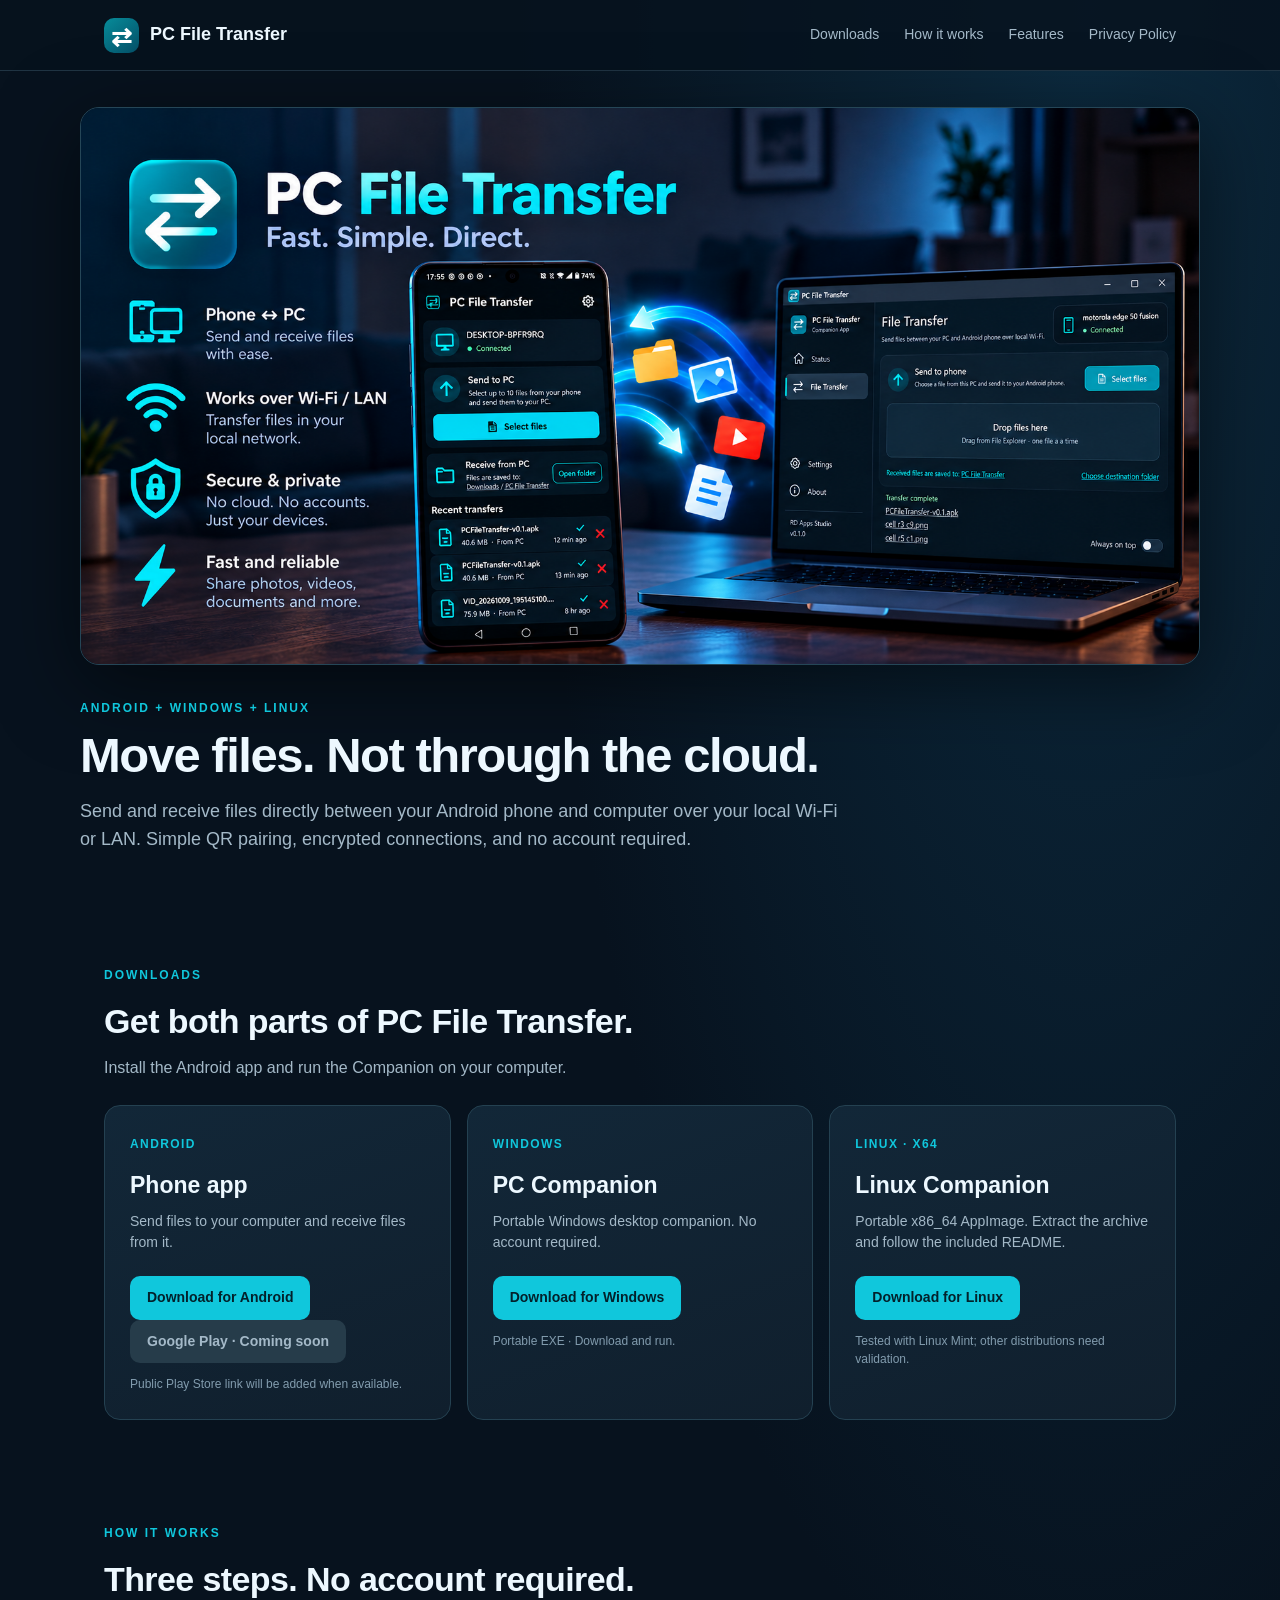
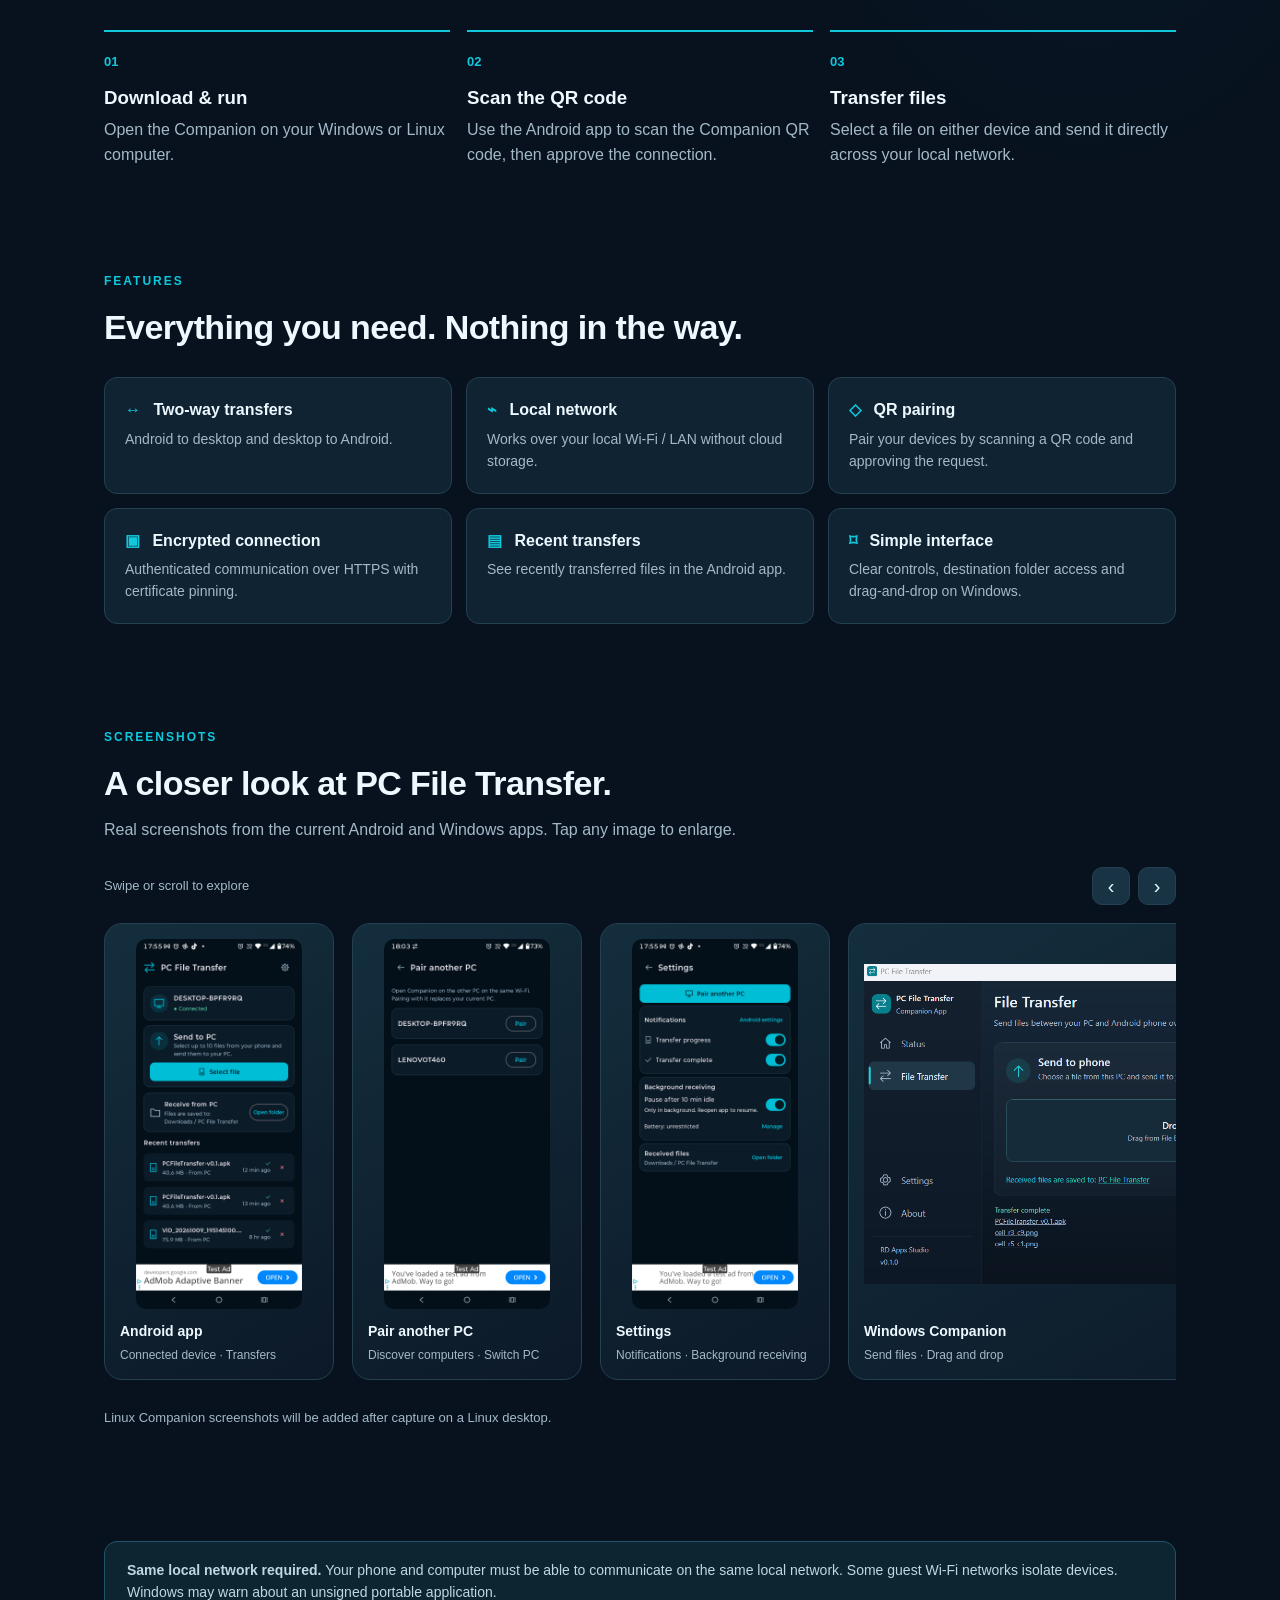
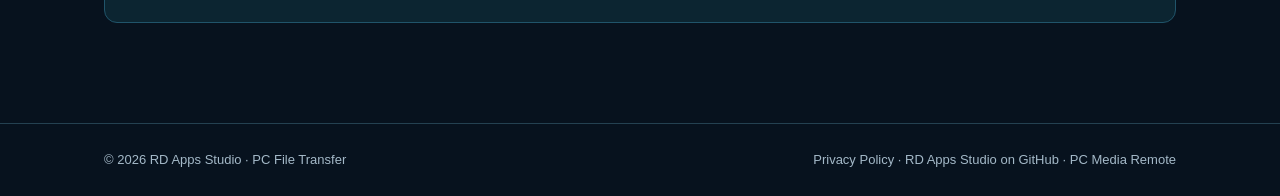
<file: pc-file-transfer/index.html>
<!doctype html>
<html lang="en">
<head>
  <meta charset="utf-8"><meta name="viewport" content="width=device-width, initial-scale=1">
  <meta name="theme-color" content="#07121e">
  <meta name="description" content="PC File Transfer — send files between Android and Windows or Linux over your local network. No cloud account needed.">
  <title>PC File Transfer — RD Apps Studio</title>
  <style>
    :root{color-scheme:dark;--bg:#07121e;--panel:#101f2d;--panel2:#122738;--line:#244151;--text:#edf8ff;--muted:#a4b9c8;--cyan:#10c7dc;--mint:#51dfc5}
    *{box-sizing:border-box}html{scroll-behavior:smooth}body{margin:0;background:radial-gradient(ellipse at 85% 0%,#0c2b40 0%,transparent 37%),var(--bg);font-family:Inter,Segoe UI,Arial,sans-serif;color:var(--text);line-height:1.55}a{color:inherit;text-decoration:none}a:hover{color:var(--cyan)}.wrap{max-width:1120px;margin:auto;padding:0 24px}
    header{border-bottom:1px solid #203443;background:#07121ed9}.nav{height:70px;display:flex;justify-content:space-between;align-items:center;gap:20px}.brand{font-weight:750;font-size:18px;display:flex;gap:11px;align-items:center}.mark{display:grid;place-items:center;width:35px;height:35px;background:linear-gradient(140deg,#078c9a,#034e66);border-radius:10px;color:#fff;font-size:25px}.links{display:flex;gap:25px;font-size:14px;color:var(--muted)}
    .hero{padding:36px 0 58px}.hero img{width:100%;height:auto;display:block;border-radius:19px;border:1px solid #254657;box-shadow:0 20px 80px #0008}.eyebrow{color:var(--cyan);font-size:12px;font-weight:800;letter-spacing:2px;text-transform:uppercase}.intro{padding-top:30px;max-width:760px}.intro h1{font-size:clamp(30px,4.5vw,49px);line-height:1.12;letter-spacing:-1.5px;margin:9px 0 15px}.intro p{font-size:18px;color:var(--muted);margin:0}
    section{padding:50px 0}.section-head{margin-bottom:24px}.section-head h2{font-size:clamp(26px,3vw,34px);margin:8px 0 9px;letter-spacing:-.6px}.section-head p{margin:0;color:var(--muted)}.cards{display:grid;grid-template-columns:repeat(3,1fr);gap:16px}.card{border:1px solid var(--line);border-radius:16px;background:linear-gradient(160deg,var(--panel2),var(--panel));padding:25px;min-height:215px}.card .platform{color:var(--cyan);font-size:12px;letter-spacing:1.4px;font-weight:800}.card h3{font-size:23px;margin:12px 0 7px}.card p{color:var(--muted);font-size:14px;margin:0 0 22px}.button{display:inline-flex;align-items:center;justify-content:center;gap:8px;background:var(--cyan);color:#03212b!important;border-radius:10px;font-weight:750;padding:11px 17px;font-size:14px}.button.disabled{background:#263c4a;color:#a4b9c8!important;cursor:default}.hint{font-size:12px;color:#829cae;margin-top:12px}.steps{display:grid;grid-template-columns:repeat(3,1fr);gap:17px}.step{border-top:2px solid var(--cyan);padding-top:17px}.number{color:var(--cyan);font-size:13px;font-weight:800}.step h3{margin:10px 0 6px}.step p{color:var(--muted);margin:0}.features{display:grid;grid-template-columns:repeat(3,1fr);gap:14px}.feature{border:1px solid var(--line);background:#102332;border-radius:13px;padding:20px}.feature strong{display:block;margin-bottom:6px}.feature p{color:var(--muted);font-size:14px;margin:0}.feature span{color:var(--cyan);margin-right:8px}.screens{display:grid;grid-template-columns:1.3fr .7fr;gap:16px;align-items:start}.shot{border:1px solid var(--line);border-radius:16px;background:var(--panel);padding:14px}.shot img{width:100%;height:auto;display:block;border-radius:8px}.shot p{font-size:13px;color:var(--muted);margin:12px 3px 0}.shot.phone{max-width:370px;justify-self:center}.notice{background:#0c2531;border:1px solid #20546a;padding:18px 22px;border-radius:13px;color:#bdd7e4;font-size:14px}footer{border-top:1px solid var(--line);margin-top:50px;padding:26px 0;color:var(--muted);font-size:13px}.foot{display:flex;justify-content:space-between;gap:20px;flex-wrap:wrap}
    @media(max-width:760px){.links{gap:13px;font-size:12px}.cards,.steps,.features{grid-template-columns:1fr}.screens{grid-template-columns:1fr}.shot.phone{max-width:320px}.hero{padding-top:20px}.intro p{font-size:16px}.card{min-height:0}}

    /* Play Store-inspired gallery: original screenshots, no synthetic UI */
    .gallery{display:flex;gap:18px;overflow-x:auto;scroll-snap-type:x mandatory;padding:6px 4px 20px;scrollbar-color:#2e677a #0c1b28}
    .gallery-card{flex:0 0 auto;scroll-snap-align:start;border:1px solid var(--line);border-radius:18px;background:linear-gradient(150deg,#142e3d,#0c1928);padding:15px;cursor:zoom-in;color:var(--text);font:inherit;text-align:left;transition:border-color .2s,transform .2s}
    .gallery-card:hover,.gallery-card:focus-visible{border-color:var(--cyan);transform:translateY(-2px);outline:none}
    .gallery-card img{display:block;width:auto;height:370px;max-width:100%;object-fit:contain;border-radius:10px;margin:auto}
    .gallery-card.phone{width:230px}.gallery-card.desktop{width:565px}.gallery-card.desktop img{width:100%;height:370px;object-fit:contain}
    .gallery-card strong{display:block;margin-top:12px;font-size:14px}.gallery-card small{display:block;color:var(--muted);font-size:12px;margin-top:3px}
    .gallery-toolbar{display:flex;align-items:center;justify-content:space-between;gap:12px;margin-bottom:12px}.gallery-toolbar p{color:var(--muted);margin:0;font-size:13px}
    .gallery-arrows{display:flex;gap:8px}.gallery-arrows button{background:#183344;border:1px solid var(--line);color:var(--text);width:38px;height:38px;border-radius:10px;cursor:pointer;font-size:20px}.gallery-arrows button:hover{border-color:var(--cyan)}
    .lightbox{border:0;padding:38px 18px 18px;background:transparent;color:var(--text);max-width:min(96vw,1250px);max-height:96vh}.lightbox::backdrop{background:#02080de9}.lightbox img{max-width:100%;max-height:80vh;object-fit:contain;display:block;margin:auto}.lightbox p{text-align:center;color:var(--muted)}.lightbox-close{position:absolute;right:8px;top:0;background:#1a3546;border:1px solid var(--line);color:white;border-radius:8px;padding:5px 12px;cursor:pointer;font-size:20px}
    @media(max-width:760px){.gallery-card.desktop{width:min(82vw,450px)}.gallery-card.phone{width:205px}.gallery-card img,.gallery-card.desktop img{height:315px}}
  </style>
</head>
<body>
<header><div class="wrap nav"><a class="brand" href="#top"><span class="mark">⇄</span>PC File Transfer</a><nav class="links"><a href="#downloads">Downloads</a><a href="#how">How it works</a><a href="#features">Features</a><a href="privacy/">Privacy Policy</a></nav></div></header>
<main id="top">
  <div class="wrap hero"><img src="assets/hero.png" alt="PC File Transfer: Android phone and desktop companion exchanging files on a local network"><div class="intro"><span class="eyebrow">Android + Windows + Linux</span><h1>Move files. Not through the cloud.</h1><p>Send and receive files directly between your Android phone and computer over your local Wi-Fi or LAN. Simple QR pairing, encrypted connections, and no account required.</p></div></div>
  <section id="downloads"><div class="wrap"><div class="section-head"><span class="eyebrow">Downloads</span><h2>Get both parts of PC File Transfer.</h2><p>Install the Android app and run the Companion on your computer.</p></div><div class="cards">
    <article class="card"><span class="platform">ANDROID</span><h3>Phone app</h3><p>Send files to your computer and receive files from it.</p><a class="button" href="https://github.com/rdappsdev-sys/rdappsdev-sys.github.io/releases/download/pc-file-transfer-v1.0.0/PCFileTransfer-v0.1.apk">Download for Android</a> <span class="button disabled">Google Play · Coming soon</span><div class="hint">Public Play Store link will be added when available.</div></article>
    <article class="card"><span class="platform">WINDOWS</span><h3>PC Companion</h3><p>Portable Windows desktop companion. No account required.</p><a class="button" href="https://github.com/rdappsdev-sys/rdappsdev-sys.github.io/releases/download/pc-file-transfer-v1.0.0/PCFileTransfer.exe">Download for Windows</a><div class="hint">Portable EXE &middot; Download and run.</div></article>
    <article class="card"><span class="platform">LINUX · X64</span><h3>Linux Companion</h3><p>Portable x86_64 AppImage. Extract the archive and follow the included README.</p><a class="button" href="https://github.com/rdappsdev-sys/rdappsdev-sys.github.io/releases/download/pc-file-transfer-v1.0.0/PCFileTransfer-linux-x64.tar.gz">Download for Linux</a><div class="hint">Tested with Linux Mint; other distributions need validation.</div></article>
  </div></div></section>
  <section id="how"><div class="wrap"><div class="section-head"><span class="eyebrow">How it works</span><h2>Three steps. No account required.</h2></div><div class="steps"><div class="step"><span class="number">01</span><h3>Download &amp; run</h3><p>Open the Companion on your Windows or Linux computer.</p></div><div class="step"><span class="number">02</span><h3>Scan the QR code</h3><p>Use the Android app to scan the Companion QR code, then approve the connection.</p></div><div class="step"><span class="number">03</span><h3>Transfer files</h3><p>Select a file on either device and send it directly across your local network.</p></div></div></div></section>
  <section id="features"><div class="wrap"><div class="section-head"><span class="eyebrow">Features</span><h2>Everything you need. Nothing in the way.</h2></div><div class="features"><div class="feature"><strong><span>↔</span> Two-way transfers</strong><p>Android to desktop and desktop to Android.</p></div><div class="feature"><strong><span>⌁</span> Local network</strong><p>Works over your local Wi-Fi / LAN without cloud storage.</p></div><div class="feature"><strong><span>◇</span> QR pairing</strong><p>Pair your devices by scanning a QR code and approving the request.</p></div><div class="feature"><strong><span>▣</span> Encrypted connection</strong><p>Authenticated communication over HTTPS with certificate pinning.</p></div><div class="feature"><strong><span>▤</span> Recent transfers</strong><p>See recently transferred files in the Android app.</p></div><div class="feature"><strong><span>⌑</span> Simple interface</strong><p>Clear controls, destination folder access and drag-and-drop on Windows.</p></div></div></div></section>
  <section id="screenshots"><div class="wrap"><div class="section-head"><span class="eyebrow">Screenshots</span><h2>A closer look at PC File Transfer.</h2><p>Real screenshots from the current Android and Windows apps. Tap any image to enlarge.</p></div>
    <div class="gallery-toolbar"><p>Swipe or scroll to explore</p><div class="gallery-arrows"><button type="button" id="gallery-prev" aria-label="Previous screenshot">‹</button><button type="button" id="gallery-next" aria-label="Next screenshot">›</button></div></div>
    <div class="gallery" id="gallery" aria-label="Application screenshots">
      <button type="button" class="gallery-card phone" data-image="assets/android-app.jpg" data-caption="Android — connected device, Send to PC and recent transfers" aria-label="Enlarge Android screenshot"><img src="assets/android-app.jpg" loading="lazy" alt="Actual Android File Transfer interface"><strong>Android app</strong><small>Connected device · Transfers</small></button>
      <button type="button" class="gallery-card phone" data-image="assets/android-pair-another-pc.jpg" data-caption="Android — discover and pair another PC" aria-label="Enlarge pairing screenshot"><img src="assets/android-pair-another-pc.jpg" loading="lazy" alt="Actual Android Pair another PC screen with two discovered computers"><strong>Pair another PC</strong><small>Discover computers · Switch PC</small></button>
      <button type="button" class="gallery-card phone" data-image="assets/android-settings.jpg" data-caption="Android — notifications, background receiving and received files settings" aria-label="Enlarge settings screenshot"><img src="assets/android-settings.jpg" loading="lazy" alt="Actual Android settings screen with notification and background receiving options"><strong>Settings</strong><small>Notifications · Background receiving</small></button>
      <button type="button" class="gallery-card desktop" data-image="assets/windows-companion.png" data-caption="Windows Companion — File Transfer, drag and drop and destination folder" aria-label="Enlarge Windows screenshot"><img src="assets/windows-companion.png" loading="lazy" alt="Actual Windows Companion File Transfer interface"><strong>Windows Companion</strong><small>Send files · Drag and drop</small></button>
    </div>
    <p style="color:var(--muted);font-size:13px;margin-top:8px">Linux Companion screenshots will be added after capture on a Linux desktop.</p>
  </div></section>
  <dialog class="lightbox" id="lightbox" aria-label="Screenshot preview"><button type="button" class="lightbox-close" id="lightbox-close" aria-label="Close preview">×</button><img id="lightbox-img" alt="Enlarged application screenshot"><p id="lightbox-caption"></p></dialog>
  <section><div class="wrap"><div class="notice"><strong>Same local network required.</strong> Your phone and computer must be able to communicate on the same local network. Some guest Wi-Fi networks isolate devices. Windows may warn about an unsigned portable application.</div></div></section>
</main>
<footer><div class="wrap foot"><span>© 2026 RD Apps Studio · PC File Transfer</span><span><a href="privacy/">Privacy Policy</a> &middot; <a href="https://github.com/rdappsdev-sys">RD Apps Studio on GitHub</a> · <a href="https://rdappsdev-sys.github.io/pc-media-remote/">PC Media Remote</a></span></div></footer>
<script>
  const gallery=document.getElementById('gallery');
  document.getElementById('gallery-prev').addEventListener('click',()=>gallery.scrollBy({left:-Math.min(550,gallery.clientWidth*.8),behavior:'smooth'}));
  document.getElementById('gallery-next').addEventListener('click',()=>gallery.scrollBy({left:Math.min(550,gallery.clientWidth*.8),behavior:'smooth'}));
  const dialog=document.getElementById('lightbox');
  document.querySelectorAll('.gallery-card').forEach(card=>card.addEventListener('click',()=>{
    document.getElementById('lightbox-img').src=card.dataset.image;
    document.getElementById('lightbox-caption').textContent=card.dataset.caption;
    dialog.showModal();
  }));
  document.getElementById('lightbox-close').addEventListener('click',()=>dialog.close());
  dialog.addEventListener('click',event=>{if(event.target===dialog)dialog.close()});
</script>
  <!-- Cloudflare Web Analytics --><script type='module' src='https://static.cloudflareinsights.com/beacon.min.js' data-cf-beacon='{"token": "6a3d043a4ab04062ac7b0679a73d21cb"}'></script><!-- End Cloudflare Web Analytics -->
</body></html>
</file>
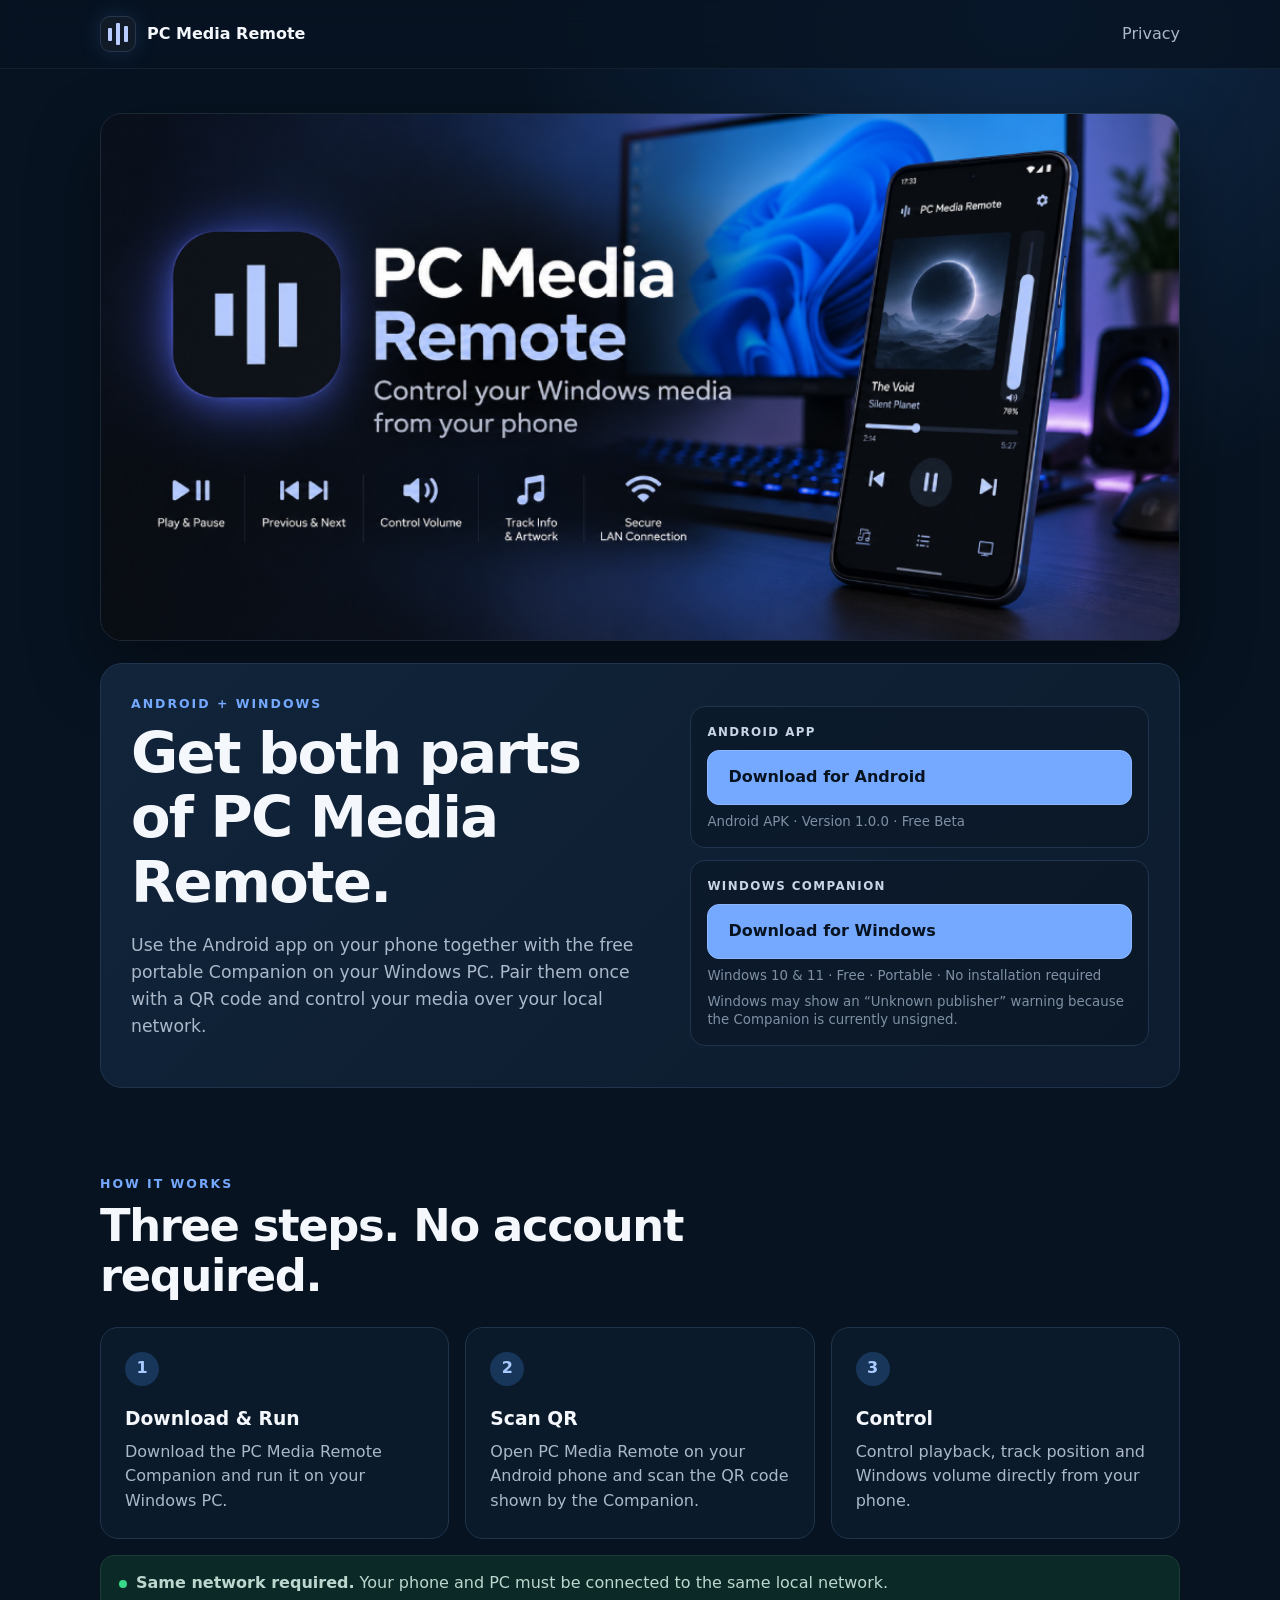
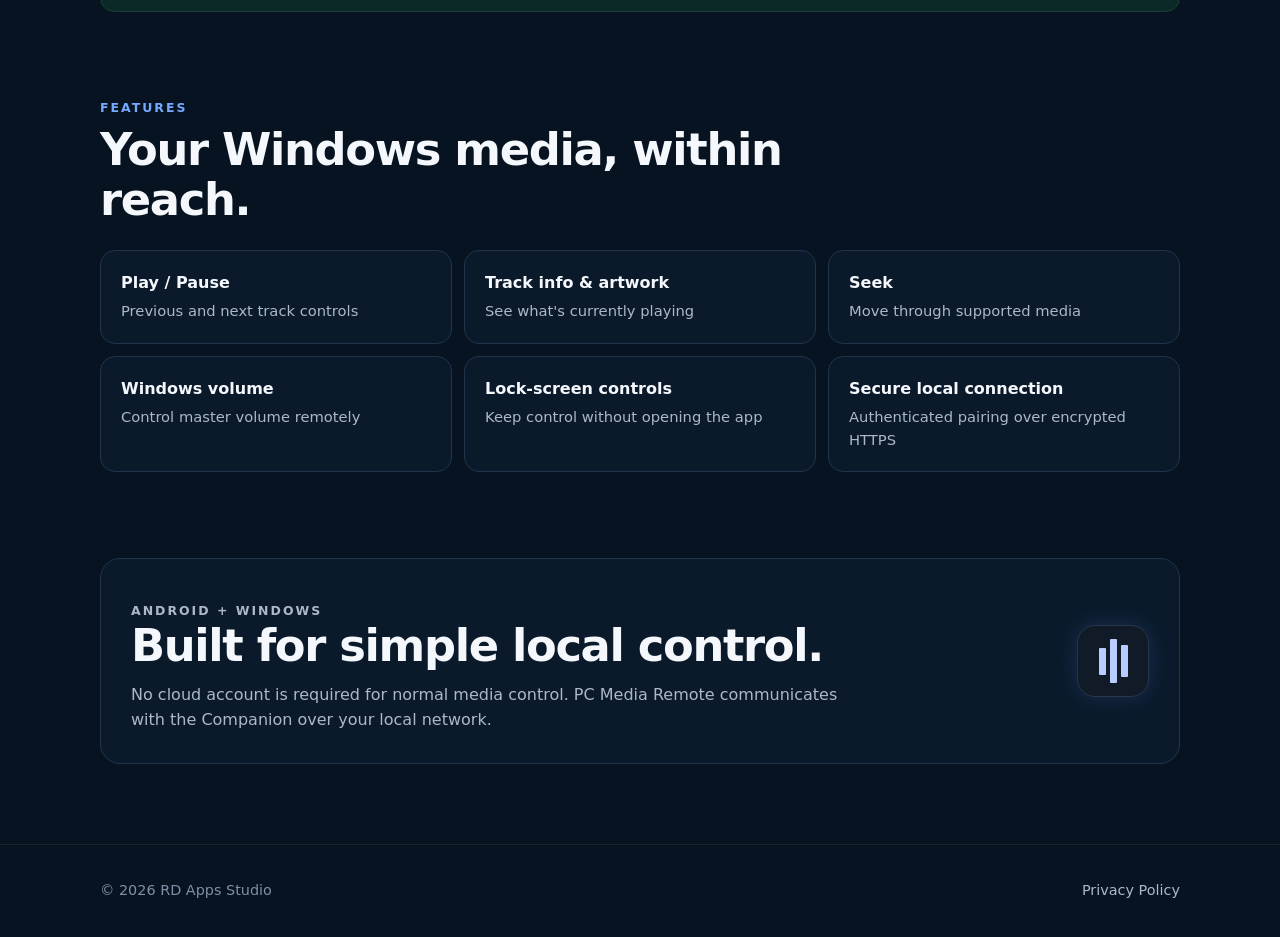
<file: pc-media-remote/index.html>
<!doctype html>
<html lang="en">
<head>
  <meta charset="utf-8">
  <meta name="viewport" content="width=device-width, initial-scale=1">
  <meta name="description" content="PC Media Remote lets you control Windows media playback and volume securely from your Android phone over your local network.">
  <title>PC Media Remote — RD Apps Studio</title>
  <link rel="stylesheet" href="assets/style.css">
</head>
<body>
  <header class="site-header">
    <div class="wrap nav">
      <a class="brand" href="./" aria-label="PC Media Remote home">
        <span class="brand-mark"><i></i><i></i><i></i></span>
        <span>PC Media Remote</span>
      </a>
      <a class="nav-link" href="privacy/">Privacy</a>
    </div>
  </header>

  <main>
    <section class="hero wrap">
      <img class="hero-image" src="assets/pc-media-remote-feature.jpg" alt="PC Media Remote controlling Windows media from an Android phone">
      <div class="download-card">
        <div>
          <p class="eyebrow">ANDROID + WINDOWS</p>
          <h1>Get both parts of PC Media Remote.</h1>
          <p class="lead">Use the Android app on your phone together with the free portable Companion on your Windows PC. Pair them once with a QR code and control your media over your local network.</p>
        </div>
        <div class="download-options">
          <div class="download-option">
            <span class="platform">ANDROID APP</span>
            <a class="button"
   href="https://github.com/rdappsdev-sys/rdappsdev-sys.github.io/releases/download/v1.0.0/PCMediaRemote-v1.0.0.apk">
  Download for Android
</a>
            <small>Android APK · Version 1.0.0 · Free Beta</small>
          </div>
         <div class="download-option">
  <span class="platform">WINDOWS COMPANION</span>
  <a class="button"
     href="https://github.com/rdappsdev-sys/rdappsdev-sys.github.io/releases/download/v1.0.0/WindowsCompanion.exe">
    Download for Windows
  </a>
  <small>Windows 10 &amp; 11 · Free · Portable · No installation required</small>
  <small>Windows may show an “Unknown publisher” warning because the Companion is currently unsigned.</small>
</div>
        </div>
      </div>
    </section>

    <section class="section wrap">
      <div class="section-heading">
        <p class="eyebrow">HOW IT WORKS</p>
        <h2>Three steps. No account required.</h2>
      </div>
      <div class="steps">
        <article class="card step"><span class="number">1</span><h3>Download &amp; Run</h3><p>Download the PC Media Remote Companion and run it on your Windows PC.</p></article>
        <article class="card step"><span class="number">2</span><h3>Scan QR</h3><p>Open PC Media Remote on your Android phone and scan the QR code shown by the Companion.</p></article>
        <article class="card step"><span class="number">3</span><h3>Control</h3><p>Control playback, track position and Windows volume directly from your phone.</p></article>
      </div>
      <div class="network-note"><span class="dot"></span><strong>Same network required.</strong> Your phone and PC must be connected to the same local network.</div>
    </section>

    <section class="section wrap">
      <div class="section-heading">
        <p class="eyebrow">FEATURES</p>
        <h2>Your Windows media, within reach.</h2>
      </div>
      <div class="features">
        <article class="feature"><strong>Play / Pause</strong><span>Previous and next track controls</span></article>
        <article class="feature"><strong>Track info &amp; artwork</strong><span>See what's currently playing</span></article>
        <article class="feature"><strong>Seek</strong><span>Move through supported media</span></article>
        <article class="feature"><strong>Windows volume</strong><span>Control master volume remotely</span></article>
        <article class="feature"><strong>Lock-screen controls</strong><span>Keep control without opening the app</span></article>
        <article class="feature"><strong>Secure local connection</strong><span>Authenticated pairing over encrypted HTTPS</span></article>
      </div>
    </section>

    <section class="section wrap final-card">
      <div><p class="eyebrow">ANDROID + WINDOWS</p><h2>Built for simple local control.</h2><p>No cloud account is required for normal media control. PC Media Remote communicates with the Companion over your local network.</p></div>
      <span class="mini-mark"><i></i><i></i><i></i></span>
    </section>
  </main>

  <footer>
    <div class="wrap footer-inner">
      <span>© 2026 RD Apps Studio</span>
      <a href="privacy/">Privacy Policy</a>
    </div>
  </footer>
  <!-- Cloudflare Web Analytics --><script type='module' src='https://static.cloudflareinsights.com/beacon.min.js' data-cf-beacon='{"token": "6a3d043a4ab04062ac7b0679a73d21cb"}'></script><!-- End Cloudflare Web Analytics -->
</body>
</html>
</file>
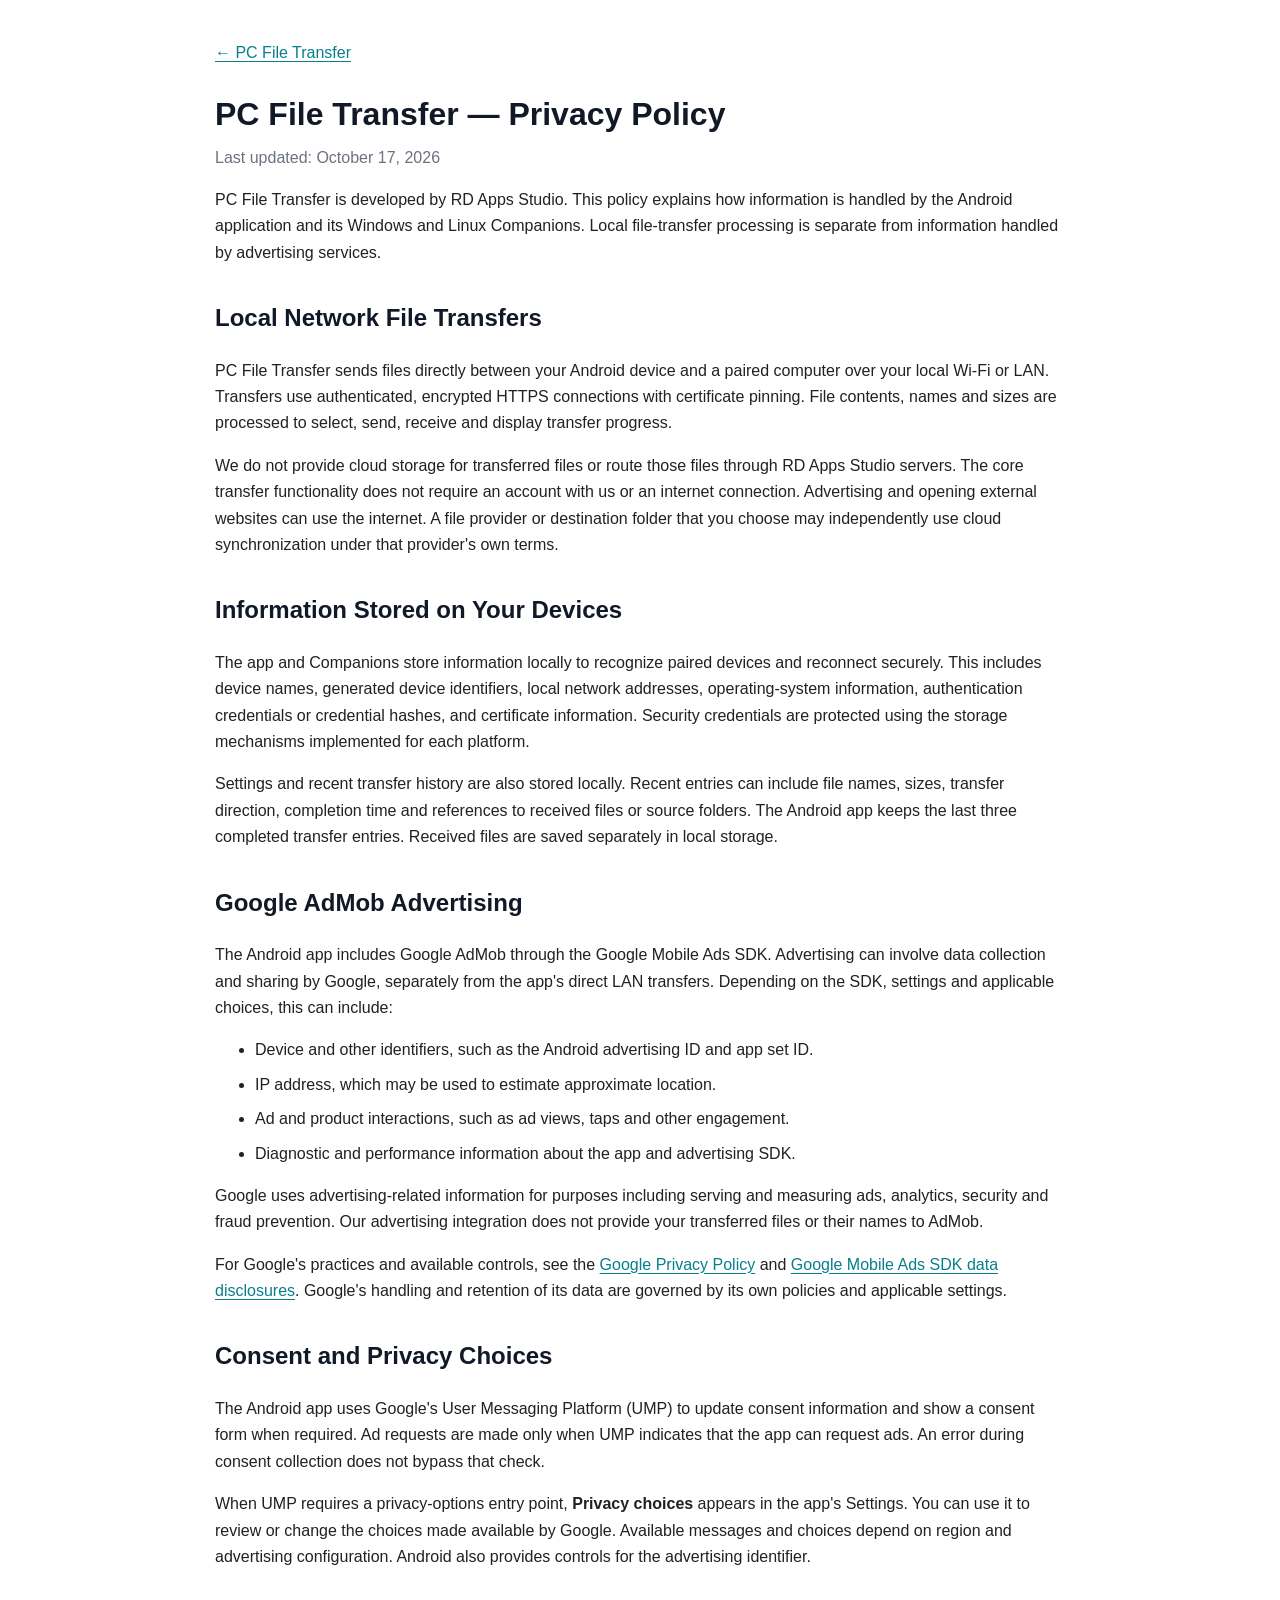
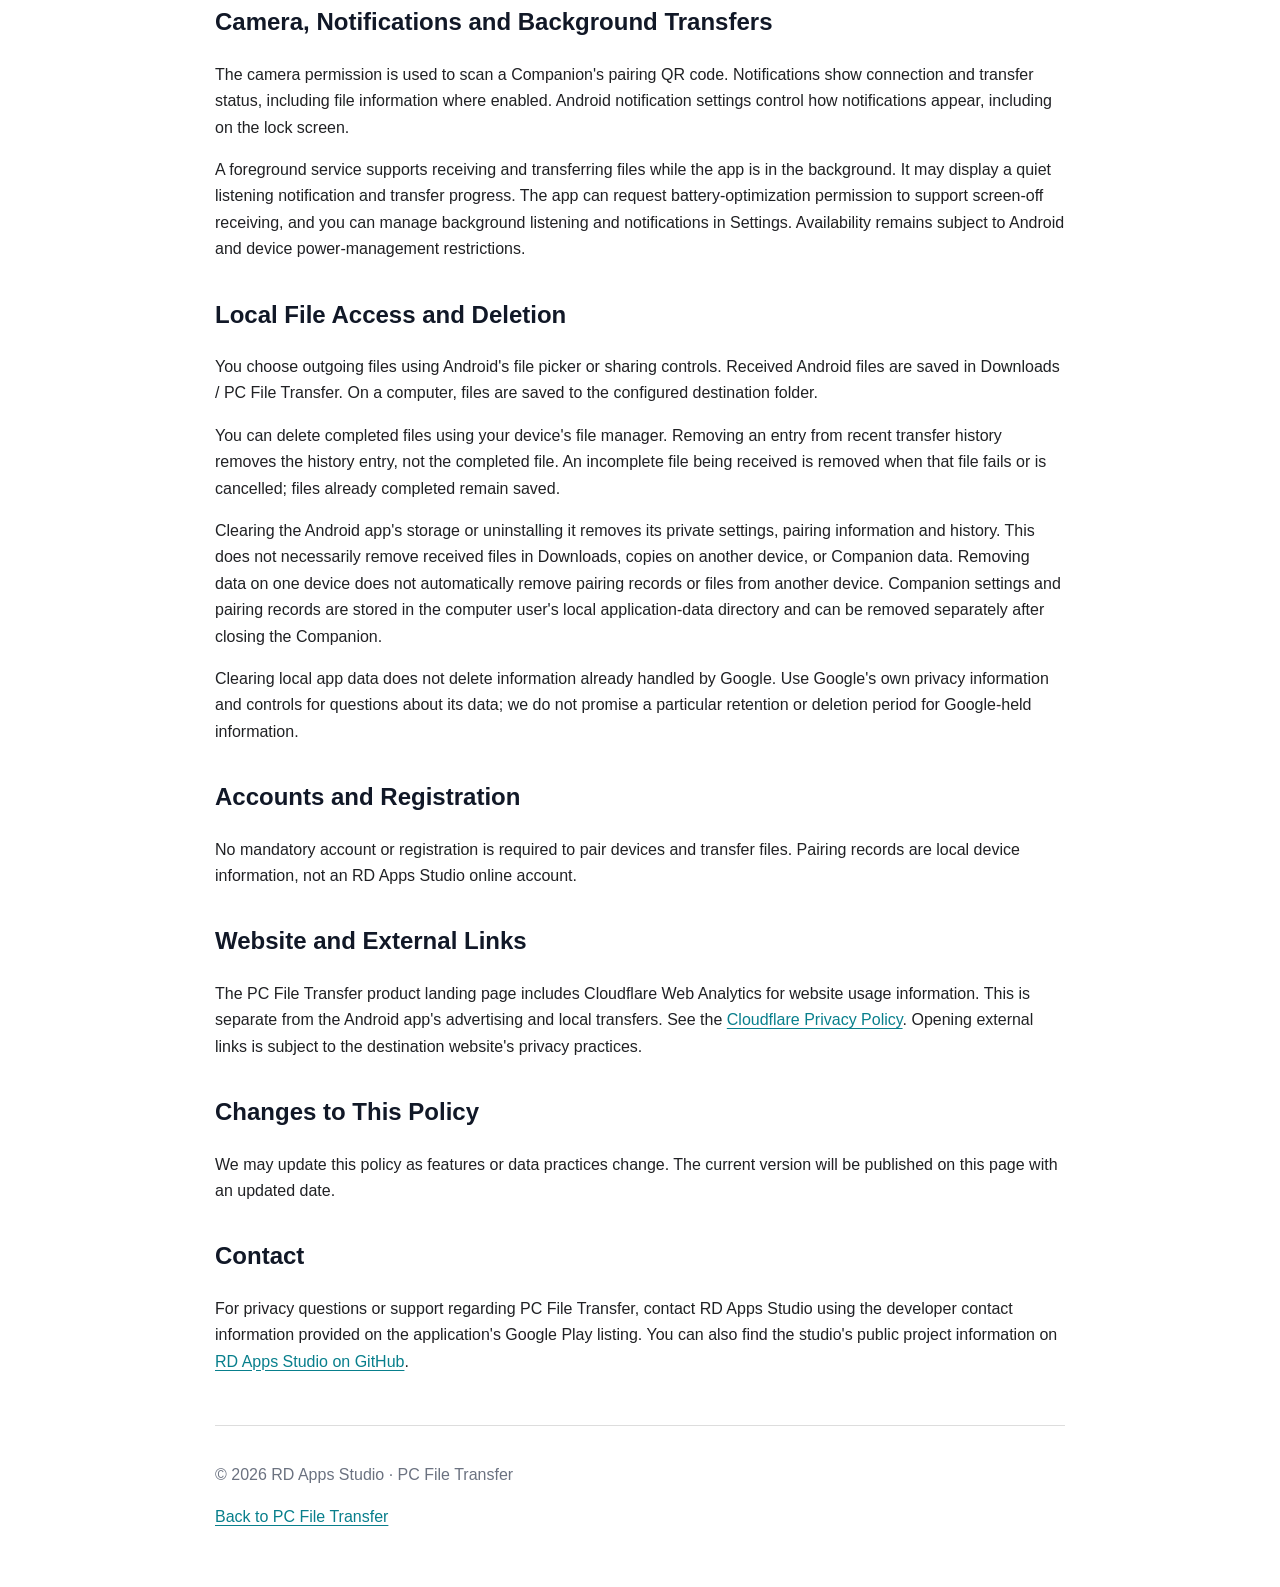
<file: pc-file-transfer/privacy/index.html>
<!DOCTYPE html>
<html lang="en">
<head>
  <meta charset="UTF-8">
  <meta name="viewport" content="width=device-width, initial-scale=1.0">
  <meta name="description" content="How PC File Transfer handles local file transfers, pairing information, advertising, consent and privacy choices.">
  <link rel="canonical" href="https://rdappsdev-sys.github.io/pc-file-transfer/privacy/">
  <title>PC File Transfer &mdash; Privacy Policy</title>
  <style>
    body {font-family:Arial,sans-serif;max-width:850px;margin:0 auto;padding:40px 24px;line-height:1.65;color:#202124;background:#fff}
    h1,h2 {color:#111827}h1 {margin-bottom:4px}h2 {margin-top:32px}
    .updated {color:#6b7280;margin-top:0}
    a {color:#087f8c;text-underline-offset:3px;overflow-wrap:anywhere}a:hover {color:#035363}
    a:focus-visible {outline:2px solid #087f8c;outline-offset:3px}
    li {margin-bottom:8px}
    footer {margin-top:50px;padding-top:20px;border-top:1px solid #ddd;color:#6b7280}
    @media(max-width:600px) {body {padding:24px 18px}h1 {font-size:1.8rem}}
  </style>
</head>
<body>
<nav aria-label="Back to product"><a href="../">&larr; PC File Transfer</a></nav>
<main>
<h1>PC File Transfer &mdash; Privacy Policy</h1>
<p class="updated">Last updated: October 17, 2026</p>
<p>PC File Transfer is developed by RD Apps Studio. This policy explains how information is handled by the Android application and its Windows and Linux Companions. Local file-transfer processing is separate from information handled by advertising services.</p>

<h2>Local Network File Transfers</h2>
<p>PC File Transfer sends files directly between your Android device and a paired computer over your local Wi-Fi or LAN. Transfers use authenticated, encrypted HTTPS connections with certificate pinning. File contents, names and sizes are processed to select, send, receive and display transfer progress.</p>
<p>We do not provide cloud storage for transferred files or route those files through RD Apps Studio servers. The core transfer functionality does not require an account with us or an internet connection. Advertising and opening external websites can use the internet. A file provider or destination folder that you choose may independently use cloud synchronization under that provider's own terms.</p>

<h2>Information Stored on Your Devices</h2>
<p>The app and Companions store information locally to recognize paired devices and reconnect securely. This includes device names, generated device identifiers, local network addresses, operating-system information, authentication credentials or credential hashes, and certificate information. Security credentials are protected using the storage mechanisms implemented for each platform.</p>
<p>Settings and recent transfer history are also stored locally. Recent entries can include file names, sizes, transfer direction, completion time and references to received files or source folders. The Android app keeps the last three completed transfer entries. Received files are saved separately in local storage.</p>

<h2>Google AdMob Advertising</h2>
<p>The Android app includes Google AdMob through the Google Mobile Ads SDK. Advertising can involve data collection and sharing by Google, separately from the app's direct LAN transfers. Depending on the SDK, settings and applicable choices, this can include:</p>
<ul>
  <li>Device and other identifiers, such as the Android advertising ID and app set ID.</li>
  <li>IP address, which may be used to estimate approximate location.</li>
  <li>Ad and product interactions, such as ad views, taps and other engagement.</li>
  <li>Diagnostic and performance information about the app and advertising SDK.</li>
</ul>
<p>Google uses advertising-related information for purposes including serving and measuring ads, analytics, security and fraud prevention. Our advertising integration does not provide your transferred files or their names to AdMob.</p>
<p>For Google's practices and available controls, see the <a href="https://policies.google.com/privacy">Google Privacy Policy</a> and <a href="https://developers.google.com/admob/android/privacy/play-data-disclosure">Google Mobile Ads SDK data disclosures</a>. Google's handling and retention of its data are governed by its own policies and applicable settings.</p>

<h2>Consent and Privacy Choices</h2>
<p>The Android app uses Google's User Messaging Platform (UMP) to update consent information and show a consent form when required. Ad requests are made only when UMP indicates that the app can request ads. An error during consent collection does not bypass that check.</p>
<p>When UMP requires a privacy-options entry point, <strong>Privacy choices</strong> appears in the app's Settings. You can use it to review or change the choices made available by Google. Available messages and choices depend on region and advertising configuration. Android also provides controls for the advertising identifier.</p>

<h2>Camera, Notifications and Background Transfers</h2>
<p>The camera permission is used to scan a Companion's pairing QR code. Notifications show connection and transfer status, including file information where enabled. Android notification settings control how notifications appear, including on the lock screen.</p>
<p>A foreground service supports receiving and transferring files while the app is in the background. It may display a quiet listening notification and transfer progress. The app can request battery-optimization permission to support screen-off receiving, and you can manage background listening and notifications in Settings. Availability remains subject to Android and device power-management restrictions.</p>

<h2>Local File Access and Deletion</h2>
<p>You choose outgoing files using Android's file picker or sharing controls. Received Android files are saved in Downloads / PC File Transfer. On a computer, files are saved to the configured destination folder.</p>
<p>You can delete completed files using your device's file manager. Removing an entry from recent transfer history removes the history entry, not the completed file. An incomplete file being received is removed when that file fails or is cancelled; files already completed remain saved.</p>
<p>Clearing the Android app's storage or uninstalling it removes its private settings, pairing information and history. This does not necessarily remove received files in Downloads, copies on another device, or Companion data. Removing data on one device does not automatically remove pairing records or files from another device. Companion settings and pairing records are stored in the computer user's local application-data directory and can be removed separately after closing the Companion.</p>
<p>Clearing local app data does not delete information already handled by Google. Use Google's own privacy information and controls for questions about its data; we do not promise a particular retention or deletion period for Google-held information.</p>

<h2>Accounts and Registration</h2>
<p>No mandatory account or registration is required to pair devices and transfer files. Pairing records are local device information, not an RD Apps Studio online account.</p>

<h2>Website and External Links</h2>
<p>The PC File Transfer product landing page includes Cloudflare Web Analytics for website usage information. This is separate from the Android app's advertising and local transfers. See the <a href="https://www.cloudflare.com/privacypolicy/">Cloudflare Privacy Policy</a>. Opening external links is subject to the destination website's privacy practices.</p>

<h2>Changes to This Policy</h2>
<p>We may update this policy as features or data practices change. The current version will be published on this page with an updated date.</p>

<h2>Contact</h2>
<p>For privacy questions or support regarding PC File Transfer, contact RD Apps Studio using the developer contact information provided on the application's Google Play listing. You can also find the studio's public project information on <a href="https://github.com/rdappsdev-sys">RD Apps Studio on GitHub</a>.</p>
</main>
<footer><p>&copy; 2026 RD Apps Studio &middot; PC File Transfer</p><p><a href="../">Back to PC File Transfer</a></p></footer>
</body>
</html>
</file>
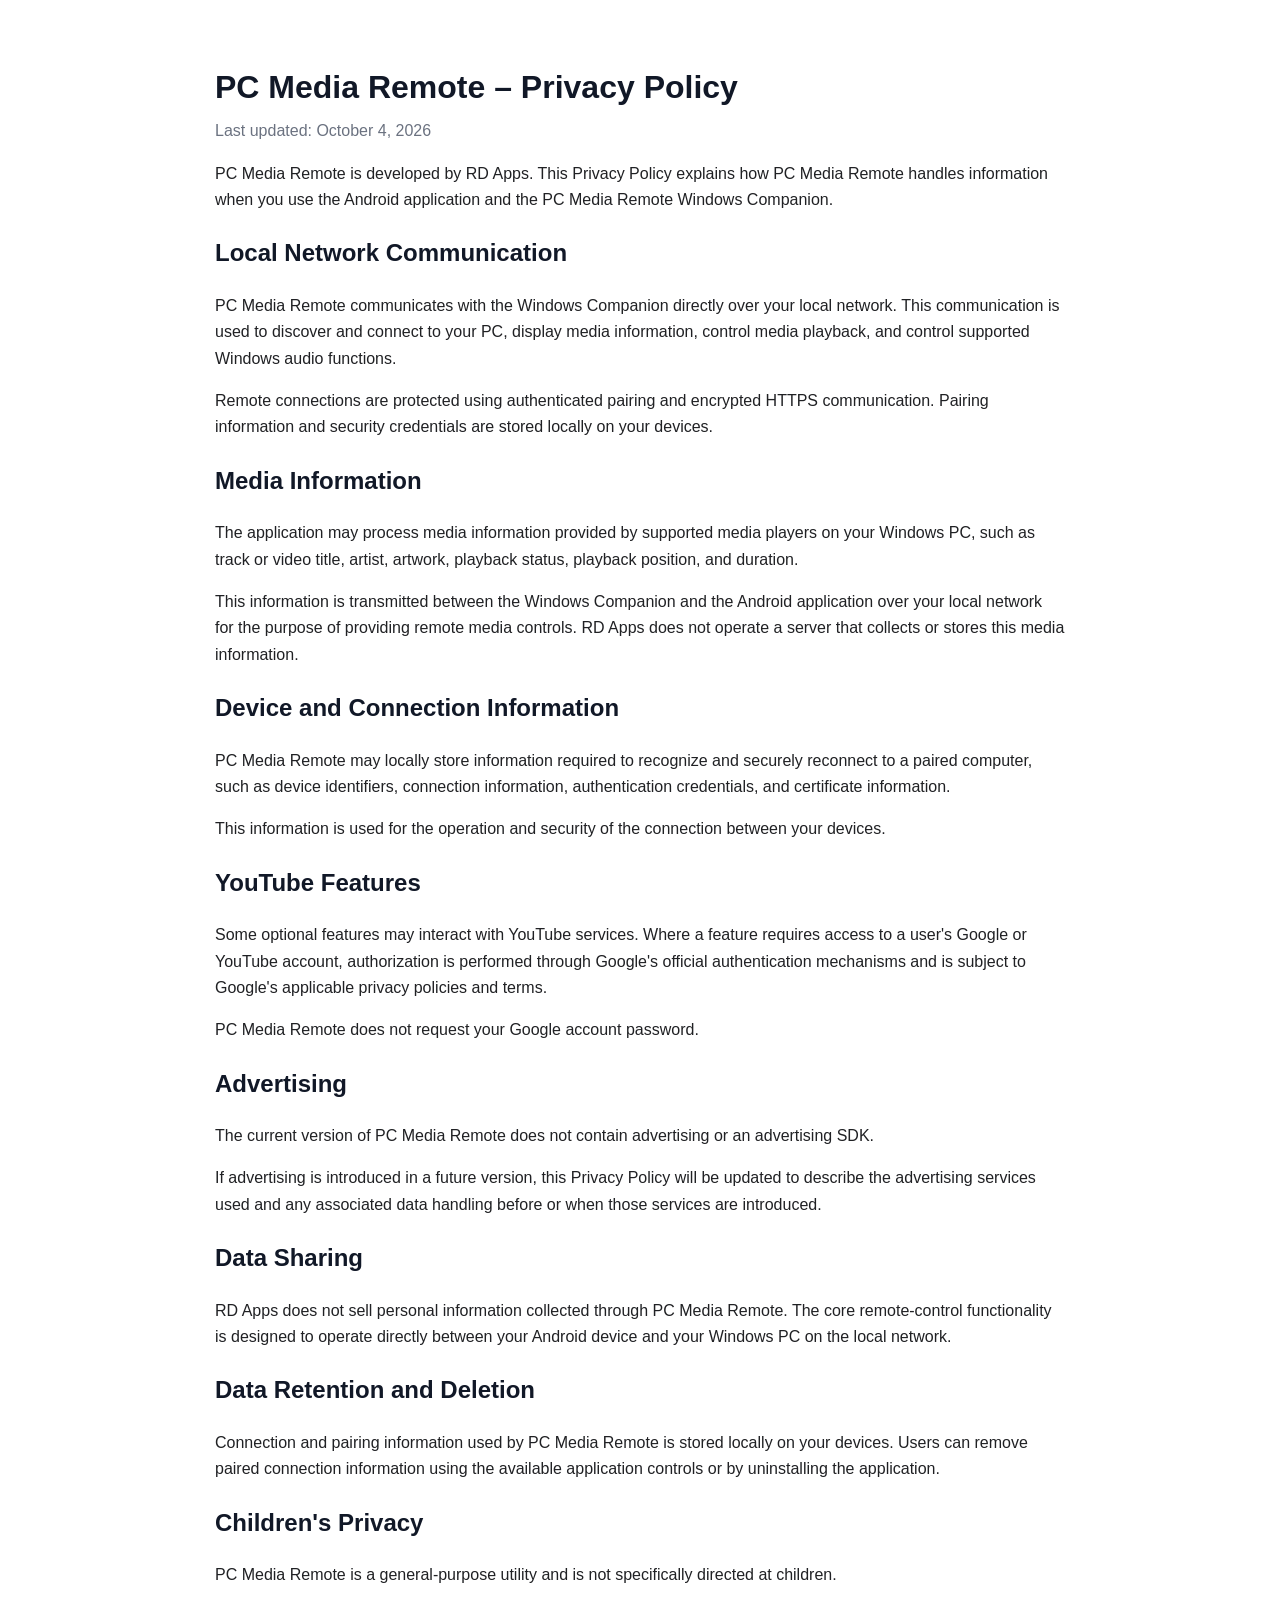
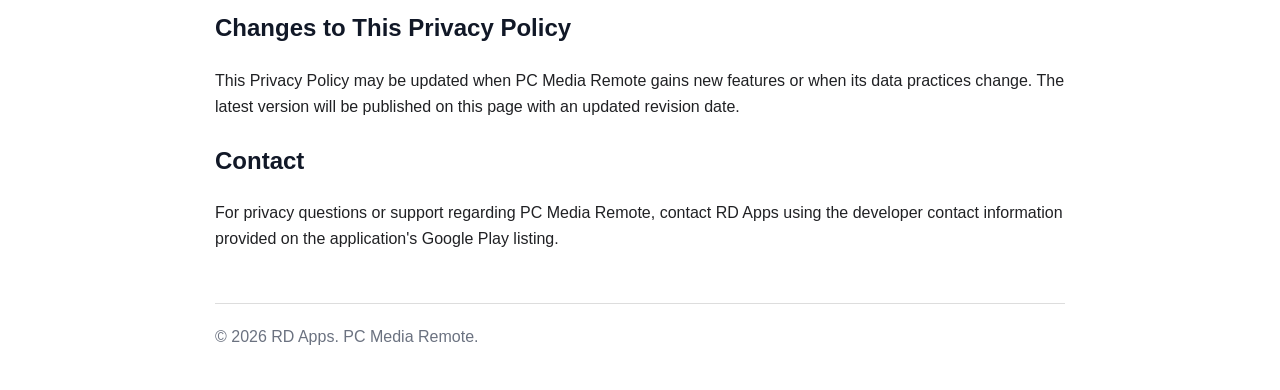
<file: pc-media-remote/privacy/index.html>
<!DOCTYPE html>
<html lang="en">
<head>
  <meta charset="UTF-8">
  <meta name="viewport" content="width=device-width, initial-scale=1.0">
  <title>PC Media Remote – Privacy Policy</title>
  <style>
    body {
      font-family: Arial, sans-serif;
      max-width: 850px;
      margin: 0 auto;
      padding: 40px 24px;
      line-height: 1.65;
      color: #202124;
    }
    h1, h2 { color: #111827; }
    h1 { margin-bottom: 4px; }
    .updated { color: #6b7280; margin-top: 0; }
    footer {
      margin-top: 50px;
      padding-top: 20px;
      border-top: 1px solid #ddd;
      color: #6b7280;
    }
  </style>
</head>
<body>

<h1>PC Media Remote – Privacy Policy</h1>
<p class="updated">Last updated: October 4, 2026</p>

<p>
PC Media Remote is developed by RD Apps. This Privacy Policy explains how
PC Media Remote handles information when you use the Android application
and the PC Media Remote Windows Companion.
</p>

<h2>Local Network Communication</h2>

<p>
PC Media Remote communicates with the Windows Companion directly over your
local network. This communication is used to discover and connect to your PC,
display media information, control media playback, and control supported
Windows audio functions.
</p>

<p>
Remote connections are protected using authenticated pairing and encrypted
HTTPS communication. Pairing information and security credentials are stored
locally on your devices.
</p>

<h2>Media Information</h2>

<p>
The application may process media information provided by supported media
players on your Windows PC, such as track or video title, artist, artwork,
playback status, playback position, and duration.
</p>

<p>
This information is transmitted between the Windows Companion and the Android
application over your local network for the purpose of providing remote media
controls. RD Apps does not operate a server that collects or stores this media
information.
</p>

<h2>Device and Connection Information</h2>

<p>
PC Media Remote may locally store information required to recognize and securely
reconnect to a paired computer, such as device identifiers, connection
information, authentication credentials, and certificate information.
</p>

<p>
This information is used for the operation and security of the connection
between your devices.
</p>

<h2>YouTube Features</h2>

<p>
Some optional features may interact with YouTube services. Where a feature
requires access to a user's Google or YouTube account, authorization is
performed through Google's official authentication mechanisms and is subject
to Google's applicable privacy policies and terms.
</p>

<p>
PC Media Remote does not request your Google account password.
</p>

<h2>Advertising</h2>

<p>
The current version of PC Media Remote does not contain advertising or an
advertising SDK.
</p>

<p>
If advertising is introduced in a future version, this Privacy Policy will be
updated to describe the advertising services used and any associated data
handling before or when those services are introduced.
</p>

<h2>Data Sharing</h2>

<p>
RD Apps does not sell personal information collected through PC Media Remote.
The core remote-control functionality is designed to operate directly between
your Android device and your Windows PC on the local network.
</p>

<h2>Data Retention and Deletion</h2>

<p>
Connection and pairing information used by PC Media Remote is stored locally
on your devices. Users can remove paired connection information using the
available application controls or by uninstalling the application.
</p>

<h2>Children's Privacy</h2>

<p>
PC Media Remote is a general-purpose utility and is not specifically directed
at children.
</p>

<h2>Changes to This Privacy Policy</h2>

<p>
This Privacy Policy may be updated when PC Media Remote gains new features or
when its data practices change. The latest version will be published on this
page with an updated revision date.
</p>

<h2>Contact</h2>

<p>
For privacy questions or support regarding PC Media Remote, contact RD Apps
using the developer contact information provided on the application's Google
Play listing.
</p>

<footer>
  © 2026 RD Apps. PC Media Remote.
</footer>

</body>
</html>
</file>
<file: pc-media-remote/assets/style.css>
:root{color-scheme:dark;--bg:#071321;--panel:#0d1c2e;--panel2:#11243a;--text:#f4f7fb;--muted:#aab8ca;--line:#20344d;--blue:#75a9ff;--green:#39d98a;--max:1080px}*{box-sizing:border-box}html{scroll-behavior:smooth}body{margin:0;background:radial-gradient(circle at 80% 0,#102a4b 0,transparent 32rem),var(--bg);color:var(--text);font-family:Inter,ui-sans-serif,system-ui,-apple-system,BlinkMacSystemFont,"Segoe UI",sans-serif;line-height:1.55}.wrap{width:min(calc(100% - 40px),var(--max));margin-inline:auto}.site-header{border-bottom:1px solid rgba(255,255,255,.06);background:rgba(7,19,33,.82);backdrop-filter:blur(12px);position:sticky;top:0;z-index:10}.nav{height:68px;display:flex;align-items:center;justify-content:space-between}.brand{display:flex;align-items:center;gap:11px;color:var(--text);text-decoration:none;font-weight:700}.brand-mark,.mini-mark{display:flex;align-items:center;justify-content:center;gap:4px;background:#111a27;border:1px solid #28364a;border-radius:10px;box-shadow:0 0 22px rgba(91,137,255,.18)}.brand-mark{width:36px;height:36px}.brand-mark i,.mini-mark i{display:block;width:4px;background:#b8ccff;border-radius:1px}.brand-mark i:nth-child(1),.mini-mark i:nth-child(1){height:13px}.brand-mark i:nth-child(2),.mini-mark i:nth-child(2){height:22px}.brand-mark i:nth-child(3),.mini-mark i:nth-child(3){height:16px}.nav-link,footer a{color:var(--muted);text-decoration:none}.nav-link:hover,footer a:hover{color:var(--text)}.hero{padding-top:44px}.hero-image{display:block;width:100%;height:auto;border-radius:22px;border:1px solid rgba(255,255,255,.09);box-shadow:0 28px 70px rgba(0,0,0,.38)}.download-card{margin-top:22px;padding:30px;display:grid;grid-template-columns:1.15fr 1fr;gap:32px;align-items:center;background:linear-gradient(135deg,var(--panel2),var(--panel));border:1px solid var(--line);border-radius:22px}.eyebrow{margin:0 0 8px;color:var(--blue);font-size:.78rem;font-weight:800;letter-spacing:.16em}.download-card h1,.section h2{margin:0;line-height:1.12;letter-spacing:-.03em}.download-card h1{font-size:clamp(2rem,5vw,3.6rem)}.lead{max-width:720px;color:var(--muted);font-size:1.08rem}.requirements{margin-bottom:0;color:#d5deea;font-size:.92rem}.requirements span{color:#61748d;padding:0 5px}.download-options{display:grid;gap:12px}.download-option{padding:16px;border:1px solid var(--line);border-radius:15px;background:rgba(7,19,33,.45)}.platform{display:block;margin-bottom:9px;color:#c8d5e6;font-size:.74rem;font-weight:800;letter-spacing:.12em}.button{display:block;padding:14px 20px;border-radius:12px;font-weight:750;background:#75a9ff;color:#071321;text-decoration:none;border:1px solid #8bb7ff;transition:background .15s ease,transform .15s ease}.button:hover{background:#8bb7ff;transform:translateY(-1px)}.button.disabled{background:#31577f;color:#a9c4df;cursor:not-allowed;border:1px solid #426b96}.download-option small{display:block;margin-top:8px;color:#7f90a5;line-height:1.35}.section{padding-top:86px}.section-heading{max-width:720px;margin-bottom:25px}.section h2{font-size:clamp(1.8rem,4vw,2.8rem)}.steps{display:grid;grid-template-columns:repeat(3,1fr);gap:16px}.card,.feature,.final-card{border:1px solid var(--line);background:rgba(13,28,46,.8)}.card{padding:24px;border-radius:18px}.number{display:grid;place-items:center;width:34px;height:34px;border-radius:50%;background:#17365a;color:#a9cbff;font-weight:800}.step h3{margin:18px 0 7px}.step p,.final-card p{margin:0;color:var(--muted)}.network-note{margin-top:16px;padding:15px 18px;border:1px solid #1c3c35;background:#0b2926;border-radius:14px;color:#bdd7cf}.dot{display:inline-block;width:8px;height:8px;border-radius:50%;background:var(--green);margin-right:9px}.features{display:grid;grid-template-columns:repeat(3,1fr);gap:12px}.feature{padding:20px;border-radius:15px}.feature strong,.feature span{display:block}.feature span{margin-top:4px;color:var(--muted);font-size:.92rem}.final-card{margin-top:86px;padding:30px;border-radius:20px;display:flex;align-items:center;justify-content:space-between;gap:25px}.final-card p{max-width:720px;margin-top:12px}.mini-mark{flex:0 0 auto;width:72px;height:72px;border-radius:18px}.mini-mark i{width:7px}.mini-mark i:nth-child(1){height:27px}.mini-mark i:nth-child(2){height:44px}.mini-mark i:nth-child(3){height:32px}footer{margin-top:80px;border-top:1px solid rgba(255,255,255,.07)}.footer-inner{min-height:92px;display:flex;align-items:center;justify-content:space-between;color:#7f90a5;font-size:.9rem}@media(max-width:760px){.wrap{width:min(calc(100% - 26px),var(--max))}.site-header{position:static}.hero{padding-top:22px}.hero-image{border-radius:14px}.download-card{grid-template-columns:1fr;padding:22px}.download-options{grid-template-columns:1fr}.steps,.features{grid-template-columns:1fr}.section{padding-top:62px}.final-card{margin-top:62px;padding:22px}.mini-mark{display:none}.footer-inner{flex-direction:column;justify-content:center;gap:8px}}
</file>
